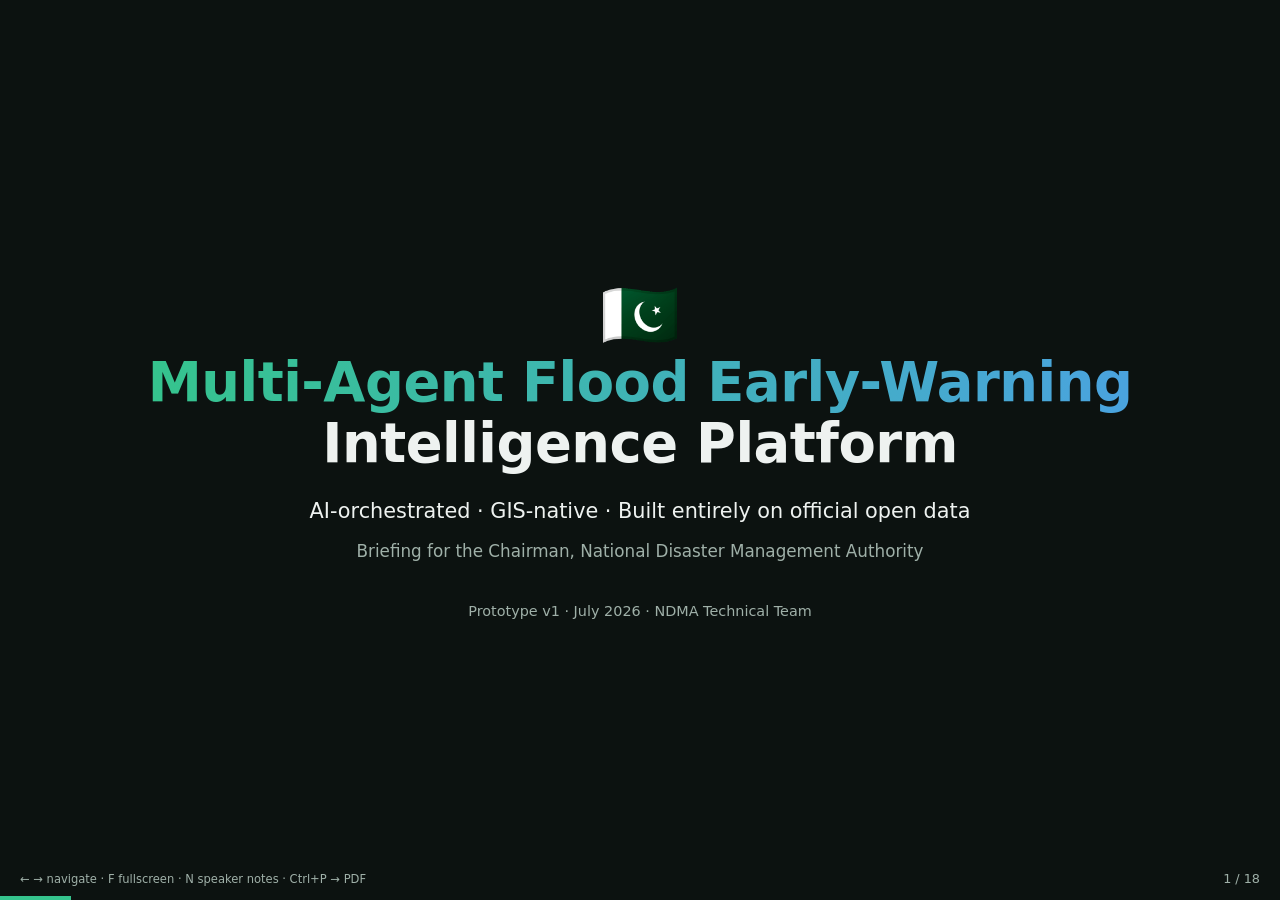
<file: docs/presentation.html>
<!DOCTYPE html>
<html lang="en">
<head>
<meta charset="UTF-8">
<meta name="viewport" content="width=device-width, initial-scale=1.0">
<title>NDMA Flood Early-Warning Intelligence Platform — Chairman Briefing</title>
<style>
  * { margin:0; padding:0; box-sizing:border-box; }
  :root {
    --bg:#0c1210; --panel:rgba(18,24,22,.75); --border:rgba(255,255,255,.14);
    --text:#eef2f0; --dim:#9fb0a8; --accent:#35c48d; --accent2:#4aa3df;
    --warn:#f0c53f; --danger:#e35d5d; --purple:#8e24aa;
  }
  html,body { height:100%; overflow:hidden; background:var(--bg); color:var(--text);
    font-family:"Segoe UI",system-ui,sans-serif; }
  /* deck machinery */
  .slide { position:absolute; inset:0; padding:4.5vh 6vw; display:none;
    flex-direction:column; justify-content:center; }
  .slide.active { display:flex; animation:fade .35s ease; }
  @keyframes fade { from{opacity:0; transform:translateY(8px);} to{opacity:1; transform:none;} }
  #progress { position:fixed; bottom:0; left:0; height:4px; background:var(--accent);
    transition:width .3s ease; z-index:10; }
  #counter { position:fixed; bottom:14px; right:20px; font-size:.8rem; color:var(--dim); z-index:10; }
  #hint { position:fixed; bottom:14px; left:20px; font-size:.72rem; color:var(--dim); z-index:10; }
  /* typography */
  .k { color:var(--accent); }
  .b { color:var(--accent2); }
  h1 { font-size:3.4rem; line-height:1.12; letter-spacing:-.5px; }
  h2 { font-size:2rem; margin-bottom:2.6vh; padding-bottom:1.2vh;
       border-bottom:2px solid var(--accent); display:inline-block; align-self:flex-start; }
  h3 { font-size:1.05rem; margin-bottom:.5rem; color:var(--accent); }
  p,li,td,th { font-size:1.05rem; line-height:1.55; }
  small,.dim { color:var(--dim); }
  ul { margin-left:1.3rem; }
  li { margin:.35rem 0; }
  /* building blocks */
  .cards { display:grid; gap:1.1rem; margin-top:1.4vh; }
  .c2{grid-template-columns:1fr 1fr;} .c3{grid-template-columns:1fr 1fr 1fr;}
  .c4{grid-template-columns:repeat(4,1fr);} .c5{grid-template-columns:repeat(5,1fr);}
  .card { background:var(--panel); border:1px solid var(--border); border-radius:14px;
    padding:1rem 1.1rem; backdrop-filter:blur(8px); }
  .card .big { font-size:1.9rem; font-weight:700; color:var(--accent); }
  .card.alt .big { color:var(--accent2); }
  table { border-collapse:collapse; width:100%; margin-top:1vh;
    background:var(--panel); border-radius:12px; overflow:hidden; }
  th { background:rgba(53,196,141,.14); color:var(--accent); text-align:left; }
  th,td { padding:.55rem .8rem; border-bottom:1px solid rgba(255,255,255,.07); }
  tr:last-child td { border-bottom:none; }
  .flow { display:flex; align-items:center; gap:.6rem; flex-wrap:wrap; margin:1.2vh 0; }
  .node { background:var(--panel); border:1px solid var(--border); border-radius:10px;
    padding:.55rem .9rem; font-size:.95rem; text-align:center; }
  .node b { color:var(--accent); display:block; font-size:1rem; }
  .arrow { color:var(--accent); font-size:1.3rem; }
  .tag { display:inline-block; background:rgba(53,196,141,.15); color:var(--accent);
    border:1px solid rgba(53,196,141,.4); border-radius:999px; padding:.1rem .7rem;
    font-size:.78rem; margin:.15rem .2rem .15rem 0; }
  .banner { background:linear-gradient(90deg,rgba(53,196,141,.16),rgba(74,163,223,.14));
    border:1px solid rgba(53,196,141,.45); border-radius:14px; padding:1.1rem 1.4rem;
    font-size:1.25rem; margin-top:2vh; }
  .ladder { display:flex; gap:.8rem; margin-top:1.2vh; }
  .step { flex:1; border-radius:12px; padding:.8rem; text-align:center; color:#fff; }
  .step b { display:block; font-size:1.15rem; }
  .note { position:absolute; bottom:5.5vh; left:6vw; right:6vw; font-size:.8rem;
    color:var(--dim); border-top:1px dashed var(--border); padding-top:.6vh; display:none; }
  body.notes .note { display:block; }
  /* title slide */
  .title-slide { text-align:center; align-items:center; }
  .title-slide .crest { font-size:4rem; }
  .grad { background:linear-gradient(90deg,var(--accent),var(--accent2));
    -webkit-background-clip:text; background-clip:text; color:transparent; }
  @media print {
    html,body { overflow:visible; height:auto; background:#0c1210; }
    .slide { display:flex !important; position:relative; page-break-after:always;
      height:100vh; }
    #progress,#counter,#hint { display:none; }
  }
</style>
</head>
<body>

<!-- 1 ▸ TITLE -->
<section class="slide title-slide active">
  <div class="crest">🇵🇰</div>
  <h1><span class="grad">Multi-Agent Flood Early-Warning</span><br>Intelligence Platform</h1>
  <p style="margin-top:2.2vh; font-size:1.3rem;">AI-orchestrated · GIS-native · Built entirely on official open data</p>
  <p class="dim" style="margin-top:1.2vh;">Briefing for the Chairman, National Disaster Management Authority</p>
  <p class="dim" style="margin-top:4vh; font-size:.9rem;">Prototype v1 · July 2026 · NDMA Technical Team</p>
  <div class="note">Open with the 2022 floods: 33 million affected. The question this project answers — can we see the next one coming, for any district of Pakistan, automatically?</div>
</section>

<!-- 2 ▸ PROBLEM -->
<section class="slide">
  <h2>The problem we set out to solve</h2>
  <div class="cards c3">
    <div class="card"><div class="big">2010</div><p>Superflood — ~2,000 lives lost, 20M affected. Marala Headworks passed ~260,000 cusecs.</p></div>
    <div class="card"><div class="big">2022</div><p>Monsoon floods — 33M affected, $30B+ damage. One-third of the country inundated.</p></div>
    <div class="card"><div class="big">Today</div><p>Flood intelligence is fragmented: rainfall, river flows, terrain and population sit in separate systems, joined manually under pressure.</p></div>
  </div>
  <div class="banner">Decision-makers need <b>one screen</b> that fuses rainfall, river forecasts, terrain and exposure into a single, defensible risk assessment — for <b>any</b> basin, province or district — in minutes, not days.</div>
  <div class="note">Emphasize the manual-fusion pain point — every number in the room today comes from a different office.</div>
</section>

<!-- 3 ▸ WHAT WE BUILT -->
<section class="slide">
  <h2>What we built</h2>
  <div class="cards c4">
    <div class="card"><div class="big">4+1</div><p><b>Specialist agents</b><br>Weather · River · Terrain · Exposure, orchestrated by a Coordinator that issues the decision.</p></div>
    <div class="card alt"><div class="big">130</div><p><b>Areas of interest</b><br>5 river basins + 6 provinces + 119 districts — one dropdown drives the entire system.</p></div>
    <div class="card"><div class="big">0-100</div><p><b>Rule-based risk score</b><br>Transparent weighted fusion → NDMA-style decision ladder. No black box.</p></div>
    <div class="card alt"><div class="big">100%</div><p><b>Official open data</b><br>NASA · NOAA · Copernicus · USGS · WorldPop. Zero data cost, full licence compliance.</p></div>
  </div>
  <div class="cards c2" style="margin-top:1.4vh;">
    <div class="card"><h3>Full-screen WebGIS</h3><p>Dark glassmorphism UI · agent-wise layer control · province/district rain choropleths with on-map values · draggable legend · measurement &amp; drawing tools · live station markers coloured by FFD flood category.</p></div>
    <div class="card"><h3>Automatic reporting</h3><p>Every assessment produces a full situation report — saved locally as Markdown + JSON with complete provenance (every number traceable to its agent), plus a browsable report history.</p></div>
  </div>
  <div class="note">This slide is the 30-second version. Everything after it is proof.</div>
</section>

<!-- 4 ▸ DEMO FLOW -->
<section class="slide">
  <h2>Live demonstration — 3 minutes</h2>
  <div class="flow">
    <div class="node"><b>1 · Select AOI</b>e.g. "Chenab" or any district</div><span class="arrow">→</span>
    <div class="node"><b>2 · Map loads</b>terrain, rivers, rainfall, boundaries</div><span class="arrow">→</span>
    <div class="node"><b>3 · Run pipelines</b>🌧️ 🌊 ⛰️ 👥 — each independent</div><span class="arrow">→</span>
    <div class="node"><b>4 · Full risk</b>score · decision · agent conversation</div><span class="arrow">→</span>
    <div class="node"><b>5 · Report</b>💾 saved with one click</div>
  </div>
  <table>
    <tr><th>Pipeline</th><th>What the Chairman sees</th><th>Typical time</th></tr>
    <tr><td>🌧️ Weather</td><td>Observed 24/72 h + forecast 72 h rain cards (mean &amp; max, data latency shown)</td><td>4–13 s</td></tr>
    <tr><td>🌊 Disaster</td><td>Stations recolour by FFD flood category; worst station named</td><td>3–35 s</td></tr>
    <tr><td>⛰️ Terrain / 👥 Exposure</td><td>AOI area · population &amp; floodplain population</td><td>2–3 s (cached)</td></tr>
    <tr><td>⚖️ Full risk</td><td>Banner: LOW 0/100 → routine monitoring · full agent conversation · report</td><td>~25 s</td></tr>
  </table>
  <div class="note">Have localhost:5000 open in the next tab. If internet fails: cached Chenab run still works end-to-end.</div>
</section>

<!-- 5 ▸ DATA FOUNDATION -->
<section class="slide">
  <h2>Data foundation — every number has an official source</h2>
  <table>
    <tr><th>Domain</th><th>Source (owner)</th><th>Resolution</th><th>Update cycle</th><th>Why chosen</th></tr>
    <tr><td>🌧️ Observed rain</td><td>GPM IMERG V07 (NASA)</td><td>~11 km, 30-min</td><td>1–3 day latency, shown in UI</td><td>Global standard; sees the whole basin incl. upstream catchments outside Pakistan</td></tr>
    <tr><td>🌦️ Forecast rain</td><td>GFS 0.25° (NOAA)</td><td>~28 km</td><td>4 model runs/day</td><td>Openly licensed operational NWP; latest run auto-selected</td></tr>
    <tr><td>🌊 River discharge</td><td>GloFAS (Copernicus EU)</td><td>0.05°, 5 lead times to +120 h</td><td>Daily forecast cycle</td><td>Only free operational discharge forecast covering the entire Indus system</td></tr>
    <tr><td>⛰️ Terrain</td><td>SRTM 30 m (NASA/USGS) + HydroSHEDS (WWF)</td><td>30 m / 460 m</td><td>Static</td><td>Reference global DEM and hydrology derivative</td></tr>
    <tr><td>👥 Population</td><td>WorldPop 100 m (Univ. of Southampton)</td><td>100 m</td><td>2020 baseline</td><td>Humanitarian-planning standard (UN OCHA, WHO)</td></tr>
    <tr><td>🗺️ Boundaries</td><td>FAO GAUL 2015 L1/L2</td><td>Simplified 500 m</td><td>Static</td><td>Official UN admin layers; disputed areas handled explicitly</td></tr>
  </table>
  <p style="margin-top:1.2vh;"><span class="tag">Classification: Pakistan FFD flood-limit bands (cusecs, per station)</span> <span class="tag">Total data cost: $0</span> <span class="tag">Sources documented in code headers</span></p>
  <div class="note">If asked "why not PMD data": PMD publishes no machine-readable API; these are the automatable official equivalents, and outputs are designed to be verified against FFD/PMD bulletins, not replace them.</div>
</section>

<!-- 6 ▸ ARCHITECTURE -->
<section class="slide">
  <h2>System architecture</h2>
  <div class="flow" style="justify-content:center;">
    <div class="node"><b>Browser WebGIS</b>Leaflet · vanilla JS<br><small>presentation only</small></div>
    <span class="arrow">⇄</span>
    <div class="node"><b>Flask API</b>12 JSON endpoints<br><small>thin — zero analysis logic</small></div>
    <span class="arrow">⇄</span>
    <div class="node" style="border-color:var(--accent);"><b>Agent layer</b>ALL logic lives here once<br><small>weather · river · terrain · population<br>coordinator · report · AOI resolver</small></div>
    <span class="arrow">⇄</span>
    <div class="node"><b>External services</b>Google Earth Engine<br>Copernicus EWDS<br><small>Anthropic (warning text only)</small></div>
  </div>
  <div class="cards c3" style="margin-top:1.6vh;">
    <div class="card"><h3>Separation of concerns</h3><p><b class="k">Measurement</b> (4 deterministic agents) · <b class="k">Judgement</b> (rule-based coordinator) · <b class="k">Language</b> (LLM, wording only). Each layer independently testable and replaceable.</p></div>
    <div class="card"><h3>Compute where the data lives</h3><p>Heavy geoprocessing (zonal statistics, terrain) runs on Google's Earth Engine servers — our machine only orchestrates. Batched calls: 1–2 round-trips per agent.</p></div>
    <div class="card"><h3>Two frontends, one brain</h3><p>Streamlit for internal iteration; Flask + Leaflet WebGIS for operations. Both call the same agent modules — logic exists exactly once.</p></div>
  </div>
  <div class="note">The architecture question WILL come from the AI researchers — the answer is the measurement/judgement/language separation.</div>
</section>

<!-- 7 ▸ AGENTS -->
<section class="slide">
  <h2>The specialist agents</h2>
  <div class="cards c4">
    <div class="card"><h3>🌧️ Weather</h3><p><b>In:</b> AOI geometry<br><b>Out:</b> 24/72 h observed + 72 h forecast rain (AOI mean &amp; max), data latency<br><small>Windows anchor to newest satellite image — staleness is measured, never hidden</small></p></div>
    <div class="card"><h3>🌊 River</h3><p><b>In:</b> in-AOI stations + weather's rain outlook<br><b>Out:</b> discharge per station (+24…+120 h) classified into FFD categories; worst station<br><small>Channel-snapping window fixes grid offsets</small></p></div>
    <div class="card"><h3>⛰️ Terrain</h3><p><b>In:</b> AOI geometry<br><b>Out:</b> DEM, slope, flow-accumulation GeoTIFFs + AOI area<br><small>Static — computed once per AOI, cached forever</small></p></div>
    <div class="card"><h3>👥 Exposure</h3><p><b>In:</b> AOI geometry<br><b>Out:</b> total population + floodplain population (slope&lt;2° proxy)<br><small>e.g. Chenab: 69.1M total, 51M floodplain</small></p></div>
  </div>
  <div class="banner" style="font-size:1.05rem;"><b>Coordinator agent</b> resolves the AOI once, runs the four specialists in sequence, hands the weather agent's rain outlook to the river agent as context, logs every hand-off into an <b>auditable conversation</b>, then fuses components into the score and decision — and commissions the report.</div>
  <div class="note">Point out the genuine data hand-off (weather→river): agents talk with real numbers, not theatre.</div>
</section>

<!-- 8 ▸ AGENT COMMUNICATION -->
<section class="slide">
  <h2>Agents talk — and the conversation is evidence</h2>
  <div class="card" style="font-family:Consolas,monospace; font-size:.92rem; line-height:1.7;">
    <p><b class="k">coordinator → all agents:</b> New assessment for AOI 'chenab'. Resolving geometry and in-AOI FFD stations.</p>
    <p><b class="k">coordinator → terrain:</b> Prepare static terrain layers for Chenab basin.</p>
    <p><b class="b">terrain → coordinator:</b> Layers ready. AOI area 88,788 km²; DEM/slope/flow-accumulation cached.</p>
    <p><b class="b">weather → river:</b> Rain outlook for your discharge context: 10.9 mm fell (72 h basin mean, 32 h latency); 11.5 mm forecast next 72 h.</p>
    <p><b class="b">river → coordinator:</b> Worst station Trimmu: normal (1,417 m³/s peak over 120 h horizon).</p>
    <p><b class="k">coordinator → decision:</b> Components {river: 0, rain_forecast: 0, rain_observed: 0} → score 0/100 (low).</p>
    <p><b class="k">decision → report:</b> Generate the situation report.</p>
  </div>
  <p style="margin-top:1.4vh;">Every message is <b>generated by rules from the real numbers</b> — no LLM involved — and is stored in the saved JSON. The full reasoning chain of any warning can be audited months later.</p>
  <div class="note">This is a real conversation log from yesterday's run — not an illustration.</div>
</section>

<!-- 9 ▸ AOI SYSTEM -->
<section class="slide">
  <h2>One selector, any geography</h2>
  <div class="flow">
    <div class="node"><b>"chenab"</b>river basin<br><small>HydroBASINS polygon union</small></div>
    <div class="node"><b>"province:Punjab"</b>GAUL level-1</div>
    <div class="node"><b>"district:Multan"</b>GAUL level-2</div>
    <span class="arrow">→</span>
    <div class="node" style="border-color:var(--accent);"><b>AOI resolver</b>geometry · cache key ·<br>in-AOI FFD stations · GloFAS window</div>
    <span class="arrow">→</span>
    <div class="node"><b>Everything</b>map layers · outline ·<br>all pipelines · risk · report</div>
  </div>
  <ul style="margin-top:1.6vh;">
    <li><b>Stations follow geography:</b> a district's river assessment uses whichever gauged FFD stations physically fall inside its polygon — verified spatially, not assumed.</li>
    <li><b>Honest gaps:</b> a district with no gauge runs in <i>degraded mode</i> — the river component is dropped and declared, never fabricated.</li>
    <li>Rain choropleths are <b>clipped to the AOI</b>, values printed on each polygon; provincial and district forecast maps answer NDMA's "who gets how much rain, where" directly.</li>
  </ul>
  <div class="banner" style="font-size:1.05rem;">Adding a new AOI is a registry entry — <b>not</b> new code. All 119 districts of Pakistan work today.</div>
  <div class="note">GIS engineers will probe the district-station logic — answer: EE filterBounds point-in-polygon at resolve time, one batched call.</div>
</section>

<!-- 10 ▸ RISK FUSION -->
<section class="slide">
  <h2>Risk fusion — transparent, reproducible, rule-based</h2>
  <div class="cards c3">
    <div class="card"><h3>River · weight 0.5</h3><p>Worst-station FFD category<br>normal 0 → low 30 → medium 50 → high 70 → very high 90 → exceptional 100</p></div>
    <div class="card"><h3>Forecast rain · 0.3</h3><p>GFS 72 h AOI-mean (mm)<br>≥25→20 · ≥35→40 · ≥50→60 · ≥70→80 · ≥90→100</p></div>
    <div class="card"><h3>Observed rain · 0.2</h3><p>GPM 72 h AOI-mean (mm)<br>same calibrated steps</p></div>
  </div>
  <p style="margin-top:1.4vh; text-align:center; font-size:1.15rem;">score = Σ weightᵢ · componentᵢ / Σ weightᵢ &nbsp;·&nbsp; <small class="dim">failed agents dropped, weights renormalised, "degraded" flagged</small></p>
  <div class="ladder">
    <div class="step" style="background:#2e7d32;"><b>&lt; 20 · LOW</b>routine monitoring</div>
    <div class="step" style="background:#ef6c00;"><b>&lt; 40 · MODERATE</b>advisory to PDMA/districts</div>
    <div class="step" style="background:#c62828;"><b>&lt; 60 · HIGH</b>flood alert · pre-position teams</div>
    <div class="step" style="background:#7b1fa2;"><b>≥ 60 · SEVERE</b>flood warning · activate response</div>
  </div>
  <p style="margin-top:1.2vh;" class="dim">Anyone in this room can recompute the score from the report tables with a calculator. That is deliberate.</p>
  <div class="note">The decision ladder mirrors NDMA's advisory→emergency escalation, so outputs drop into existing SOPs.</div>
</section>

<!-- 11 ▸ VALIDATION -->
<section class="slide">
  <h2>Calibrated on Pakistan's own flood history</h2>
  <div class="cards c3">
    <div class="card"><div class="big">~100 mm</div><p><b>2010 superflood</b> — peak 72 h basin-mean rainfall (GPM backtest, Chenab)</p></div>
    <div class="card"><div class="big">~51 mm</div><p><b>2022 floods</b> — clearly separated from the non-flood baseline</p></div>
    <div class="card"><div class="big">~34 mm</div><p><b>2018 ordinary monsoon</b> (control) — correctly stays LOW</p></div>
  </div>
  <ul style="margin-top:1.6vh;">
    <li>Rain thresholds were <b>rejected and recalibrated</b> when the first metric (basin-max) failed the 2018 control — the system is tuned to <i>discriminate</i>, not to alarm.</li>
    <li>Discharge backtest ranks 2010 &gt; 2022 ≈ 2018 correctly, and <b>quantified a real bias</b>: GloFAS runs ~2× low vs FFD-reported flows (2010 Marala: GloFAS ~114k vs ~260k reported cusecs).</li>
    <li>That bias is <b>printed as a caveat in every report</b>: river categories are conservative until per-station correction lands. We publish our known weaknesses.</li>
  </ul>
  <div class="banner" style="font-size:1.05rem;">Validation artefacts are reproducible scripts in the repo (<code>scripts/backtest_rain.py</code>, <code>backtest_discharge.py</code>) — hydrologists can rerun them today.</div>
  <div class="note">Finding and documenting the GloFAS bias is a credibility asset, not a weakness — lead with it before anyone asks.</div>
</section>

<!-- 11b ▸ INDEPENDENT CROSS-CHECK -->
<section class="slide">
  <h2>Cross-validated against an independent commercial provider</h2>
  <div class="cards c2">
    <div class="card"><h3>The test</h3><p>Meteoblue "precip today" map for 08 Jul 2026 (23 rainfall bands, 1–90 mm, ~4 km multi-model) compared zonally against our <b>NASA GPM</b> (observed) and <b>NOAA GFS</b> (forecast) for the same day.</p></div>
    <div class="card"><h3 style="color:var(--accent2)">The result</h3><p>Within Pakistan, all three products agree: a light-rain day (≤12 mm) — matching the dashboard's live values. Spatial rank correlation <b>0.5–0.7</b>: where Meteoblue paints more rain, our data shows more rain.</p></div>
  </div>
  <table>
    <tr><th>Apparent difference</th><th>Verified explanation</th></tr>
    <tr><td>Meteoblue's heavy bands (12–90 mm) missing from our AOIs</td><td><b>0% of those bands lie inside Pakistan</b> — they are in India (76–79°E); no Pakistani AOI is affected</td></tr>
    <tr><td>Meteoblue peaks sharper than GFS</td><td>~4 km model resolves local convection that a 25 km global model smooths — a model-resolution property, not an error</td></tr>
    <tr><td>Satellite (GPM) totals lower</td><td>Observed day was 18/48 images published at check time — the exact 1–3 day latency the UI already displays</td></tr>
  </table>
  <div class="banner" style="font-size:1.1rem;">Every difference between our data and an independent provider is <b>explainable, quantified, and already disclosed on-screen</b>.</div>
  <div class="note">Run 09 July against Meteoblue's 08-Jul precipitation map; the check scripts are reproducible. Key line: differences are explainable and disclosed — that is what data integrity looks like.</div>
</section>

<!-- 12 ▸ AI BOUNDARY -->
<section class="slide">
  <h2>Where AI is — and where it is not allowed</h2>
  <table>
    <tr><th>Step</th><th>AI?</th><th>Why</th></tr>
    <tr><td>Data acquisition (4 agents)</td><td><b class="k">No — deterministic code</b></td><td>Numbers must be measurements</td></tr>
    <tr><td>Risk score · level · decision</td><td><b class="k">No — fixed rules</b></td><td>Must be reproducible &amp; auditable</td></tr>
    <tr><td>Agent conversation log</td><td><b class="k">No — rule-generated</b></td><td>Evidence, not narrative</td></tr>
    <tr><td>Situation report</td><td><b class="k">No — template over computed values</b></td><td>Every figure traceable</td></tr>
    <tr><td>Public warning wording</td><td><b class="b">Yes — one LLM call (Anthropic)</b></td><td>Plain-language phrasing only; forbidden to invent, change or recompute any figure; falls back to a fixed template if offline; operator reviews before dissemination</td></tr>
  </table>
  <div class="banner">No AI system ever produces a <b>number</b> or a <b>decision</b> on this platform. Hallucination is prevented <b>by architecture</b>, not by hoping the model behaves.</div>
  <div class="note">This is the single most important slide for leadership trust. Pause on it.</div>
</section>

<!-- 13 ▸ REPORTS -->
<section class="slide">
  <h2>Reporting — automatic, local, fully traceable</h2>
  <div class="cards c2">
    <div class="card"><h3>Generated after every decision</h3>
      <ul><li>Assessment &amp; decision table · component scores · per-station discharge in m³/s <b>and cusecs</b> · rainfall tables with data latency · exposure · explicit caveats</li>
      <li>Saved automatically to <code>data\reports\</code> as <b>Markdown + JSON</b>, filename = AOI + timestamp — nothing overwritten, history accumulates</li></ul></div>
    <div class="card"><h3>Operator workflow</h3>
      <ul><li>💾 <b>Save report</b> button re-saves the on-screen assessment without re-running agents</li>
      <li><b>Report history</b> panel — any past report opens in one click (MD or JSON)</li>
      <li>The JSON twin contains every agent output and the full conversation — a warning issued today can be reconstructed exactly, months later</li></ul></div>
  </div>
  <div class="banner" style="font-size:1.05rem;">Reproducibility standard: <b>same inputs → same score → same decision → same report.</b> An inquiry can replay any assessment.</div>
  <div class="note">Show a saved sitrep briefly — the caveats section demonstrates institutional honesty.</div>
</section>

<!-- 14 ▸ RELIABILITY -->
<section class="slide">
  <h2>Engineered for failure — degraded, never wrong</h2>
  <div class="cards c2">
    <div class="card"><h3>Graceful degradation</h3>
      <ul><li>Any agent failure → component dropped, weights renormalised, <b>"DEGRADED"</b> stamped on banner &amp; report with the failed agent named</li>
      <li>Zero usable data → decision = <b>manual_review</b>. The system never guesses.</li>
      <li>GloFAS not yet published → automatic fallback to yesterday's cycle</li>
      <li>Satellite latency → measured and displayed, not hidden</li>
      <li>LLM offline → deterministic template text; assessment unaffected</li></ul></div>
    <div class="card"><h3>Caching — only what cannot change</h3>
      <table style="font-size:.9rem;">
        <tr><th>Cached</th><th>Basis</th></tr>
        <tr><td>Terrain rasters, population totals</td><td>Static datasets (delete file to refresh)</td></tr>
        <tr><td>GloFAS NetCDF</td><td>Keyed by forecast date — a day's forecast never changes</td></tr>
        <tr><td>Map tile URLs</td><td>2 h TTL (URLs, never data)</td></tr>
        <tr><td><b>Live rain &amp; discharge stats</b></td><td><b class="k">Never cached — recomputed every run</b></td></tr>
      </table></div>
  </div>
  <p style="margin-top:1.2vh;">Final audit before this briefing: <b class="k">18/18 end-to-end checks · 7/7 unit tests · all five pipelines verified live</b> on basins, provinces and districts.</p>
  <div class="note">If internet dies mid-demo: static layers still render, dynamic agents fail loudly and correctly — which itself demonstrates the design.</div>
</section>

<!-- 15 ▸ LIMITATIONS -->
<section class="slide">
  <h2>Limitations — stated before you ask</h2>
  <table>
    <tr><th>Limitation</th><th>Impact</th><th>Planned fix</th></tr>
    <tr><td>GloFAS ~2× low vs FFD flows</td><td>River categories conservative (under-warn)</td><td>Per-station bias correction or GloFAS return-period thresholds</td></tr>
    <tr><td>Non-Chenab FFD bands unverified</td><td>Category boundaries approximate</td><td>Manual verification against ffd.pmd.gov.pk (site blocks automation)</td></tr>
    <tr><td>Floodplain = slope&lt;2° proxy</td><td>Exposure indicative, not for evacuation planning</td><td>Sentinel-1 SAR inundation mapping</td></tr>
    <tr><td>No flash-flood / coastal / urban drainage</td><td>Riverine floods only</td><td>Out of GloFAS scope — additional agents later</td></tr>
    <tr><td>Rain thresholds calibrated on Chenab only</td><td>Other basins reuse steps</td><td>Per-basin backtests (script exists)</td></tr>
    <tr><td>Observed rain lags 1–3 days · exposure is 2020 baseline</td><td>Quantified &amp; displayed</td><td>IMERG Early Run · newer WorldPop</td></tr>
  </table>
  <p class="dim" style="margin-top:1vh;">Every one of these is also printed inside the generated reports. A tool that hides its weaknesses cannot be trusted with warnings.</p>
  <div class="note">Volunteering limitations first disarms the hardest questioners — the hydrologists already know most of these.</div>
</section>

<!-- 16 ▸ ROADMAP -->
<section class="slide">
  <h2>Roadmap to nationwide operations</h2>
  <div class="flow">
    <div class="node"><b>Phase 1 · Hardening</b>Verify all FFD bands ·<br>GloFAS bias correction ·<br>per-basin calibration<br><small>~weeks</small></div>
    <span class="arrow">→</span>
    <div class="node"><b>Phase 2 · Automation</b>Scheduled 6-hourly runs, all 119 districts ·<br>PostGIS + object storage ·<br>production WSGI<br><small>~1–2 months</small></div>
    <span class="arrow">→</span>
    <div class="node"><b>Phase 3 · Dissemination</b>SMS/email alert hooks on the decision ladder ·<br>operator review SOP ·<br>PDMA dashboards<br><small>with NDMA IT</small></div>
    <span class="arrow">→</span>
    <div class="node"><b>Phase 4 · Expansion</b>Sentinel-1 inundation agent ·<br>snowmelt (MODIS) · reservoirs ·<br>damage estimation<br><small>continuous</small></div>
  </div>
  <div class="cards c3" style="margin-top:1.6vh;">
    <div class="card"><h3>Why it scales</h3><p>Heavy compute already runs on Google's infrastructure; our servers only orchestrate. Nationwide = registry entries + a scheduler, <b>not</b> new architecture.</p></div>
    <div class="card"><h3>Operating cost</h3><p>Data $0 (all open licences) · Earth Engine research tier · pennies of LLM per assessment (optional). Cost is people, not licences.</p></div>
    <div class="card"><h3>New hazards plug in</h3><p>Every future capability is just another agent with the same contract: JSON out, conversation in, weight in the fusion.</p></div>
  </div>
  <div class="note">The ask comes next — this slide shows the money and effort are modest and front-loaded on verification.</div>
</section>

<!-- 17 ▸ CLOSING -->
<section class="slide title-slide">
  <h1 style="font-size:2.5rem;"><span class="grad">Five pipelines. Official data only.<br>Rules decide — AI only speaks.</span></h1>
  <div class="cards c3" style="margin-top:3vh; text-align:left; max-width:1100px;">
    <div class="card"><h3>What exists today</h3><p>Working end-to-end for every basin, province and district — validated against 2010/2022/2018, fully documented, audited 18/18.</p></div>
    <div class="card"><h3>What we ask</h3><p>Endorse a monsoon-season operational pilot: FFD band verification support, 2–3 districts + Chenab, alongside existing procedures.</p></div>
    <div class="card"><h3>What Pakistan gets</h3><p>A defensible, explainable, sovereign early-warning capability — built on free data, owned by NDMA, expandable hazard by hazard.</p></div>
  </div>
  <p class="dim" style="margin-top:3.5vh;">Technical annexes: docs/ARCHITECTURE.md · docs/PRESENTATION_QA.md · live system at localhost:5000</p>
  <div class="note">End on the pilot ask. Then open the WebGIS and take questions on the live system.</div>
</section>

<div id="progress"></div>
<div id="counter"></div>
<div id="hint">← → navigate · F fullscreen · N speaker notes · Ctrl+P → PDF</div>

<script>
  const slides = [...document.querySelectorAll(".slide")];
  let i = 0;
  function show(n) {
    i = Math.max(0, Math.min(slides.length - 1, n));
    slides.forEach((s, k) => s.classList.toggle("active", k === i));
    document.getElementById("progress").style.width = ((i + 1) / slides.length * 100) + "%";
    document.getElementById("counter").textContent = (i + 1) + " / " + slides.length;
  }
  addEventListener("keydown", (e) => {
    if (["ArrowRight", "PageDown", " "].includes(e.key)) show(i + 1);
    else if (["ArrowLeft", "PageUp"].includes(e.key)) show(i - 1);
    else if (e.key === "Home") show(0);
    else if (e.key === "End") show(slides.length - 1);
    else if (e.key.toLowerCase() === "f") document.fullscreenElement
      ? document.exitFullscreen() : document.documentElement.requestFullscreen();
    else if (e.key.toLowerCase() === "n") document.body.classList.toggle("notes");
  });
  addEventListener("click", (e) => {
    if (e.clientX > innerWidth * 0.66) show(i + 1);
    else if (e.clientX < innerWidth * 0.15) show(i - 1);
  });
  show(0);
</script>
</body>
</html>
</file>
